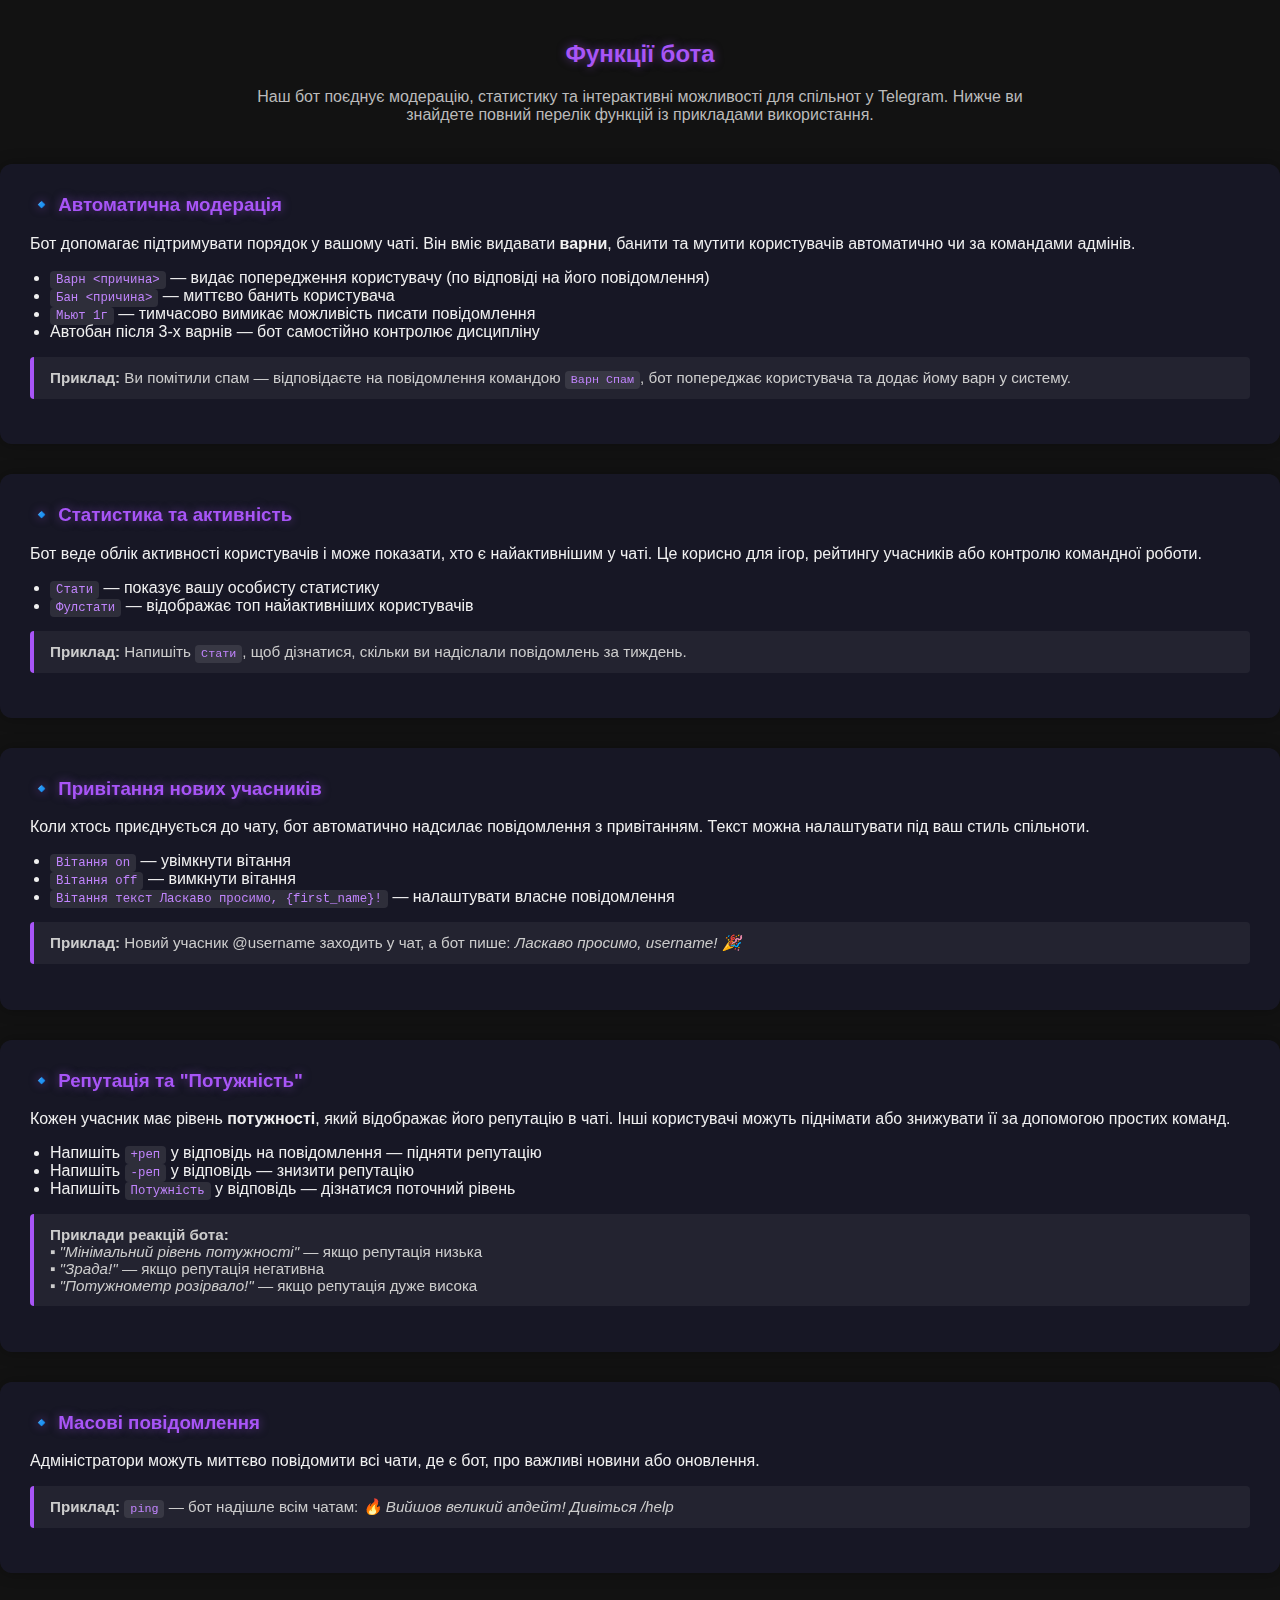
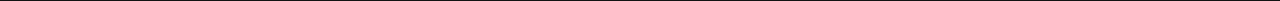
<file: func.html>
<!DOCTYPE html>
<html lang="en">
<head>
    <meta charset="UTF-8">
    <meta name="viewport" content="width=device-width, initial-scale=1.0">
    <title>Document</title>
    <link rel="stylesheet" href="style.css">
</head>
<body>
    <section class="section features" id="features">
    <h2 class="botfunc_func">Функції бота</h2>
    <p class="intro">
        Наш бот поєднує модерацію, статистику та інтерактивні можливості для спільнот у Telegram.  
        Нижче ви знайдете повний перелік функцій із прикладами використання.
    </p>

    <div class="feature">
        <h3>🔹 Автоматична модерація</h3>
        <p>
            Бот допомагає підтримувати порядок у вашому чаті.  
            Він вміє видавати <strong>варни</strong>, банити та мутити користувачів автоматично чи за командами адмінів.
        </p>
        <ul>
            <li><code>Варн <причина></code> — видає попередження користувачу (по відповіді на його повідомлення)</li>
            <li><code>Бан <причина></code> — миттєво банить користувача</li>
            <li><code>Мьют 1г</code> — тимчасово вимикає можливість писати повідомлення</li>
            <li>Автобан після 3-х варнів — бот самостійно контролює дисципліну</li>
        </ul>
        <p class="example">
            <strong>Приклад:</strong>  
            Ви помітили спам — відповідаєте на повідомлення командою  
            <code>Варн Спам</code>, бот попереджає користувача та додає йому варн у систему.
        </p>
    </div>

    <div class="feature">
        <h3>🔹 Статистика та активність</h3>
        <p>
            Бот веде облік активності користувачів і може показати, хто є найактивнішим у чаті.  
            Це корисно для ігор, рейтингу учасників або контролю командної роботи.
        </p>
        <ul>
            <li><code>Стати</code> — показує вашу особисту статистику</li>
            <li><code>Фулстати</code> — відображає топ найактивніших користувачів</li>
        </ul>
        <p class="example">
            <strong>Приклад:</strong>  
            Напишіть <code>Стати</code>, щоб дізнатися, скільки ви надіслали повідомлень за тиждень.
        </p>
    </div>

    <div class="feature">
        <h3>🔹 Привітання нових учасників</h3>
        <p>
            Коли хтось приєднується до чату, бот автоматично надсилає повідомлення з привітанням.  
            Текст можна налаштувати під ваш стиль спільноти.
        </p>
        <ul>
            <li><code>Вітання on</code> — увімкнути вітання</li>
            <li><code>Вітання off</code> — вимкнути вітання</li>
            <li><code>Вітання текст Ласкаво просимо, {first_name}!</code> — налаштувати власне повідомлення</li>
        </ul>
        <p class="example">
            <strong>Приклад:</strong>  
            Новий учасник @username заходить у чат, а бот пише:  
            <em>Ласкаво просимо, username! 🎉</em>
        </p>
    </div>

    <div class="feature">
        <h3>🔹 Репутація та "Потужність"</h3>
        <p>
            Кожен учасник має рівень <strong>потужності</strong>, який відображає його репутацію в чаті.  
            Інші користувачі можуть піднімати або знижувати її за допомогою простих команд.
        </p>
        <ul>
            <li>Напишіть <code>+реп</code> у відповідь на повідомлення — підняти репутацію</li>
            <li>Напишіть <code>-реп</code> у відповідь — знизити репутацію</li>
            <li>Напишіть <code>Потужність</code> у відповідь — дізнатися поточний рівень</li>
        </ul>
        <p class="example">
            <strong>Приклади реакцій бота:</strong><br>
            ▪ <em>"Мінімальний рівень потужності"</em> — якщо репутація низька<br>
            ▪ <em>"Зрада!"</em> — якщо репутація негативна<br>
            ▪ <em>"Потужнометр розірвало!"</em> — якщо репутація дуже висока
        </p>
    </div>

    <div class="feature">
        <h3>🔹 Масові повідомлення</h3>
        <p>
            Адміністратори можуть миттєво повідомити всі чати, де є бот, про важливі новини або оновлення.
        </p>
        <p class="example">
            <strong>Приклад:</strong>  
            <code>ping</code> — бот надішле всім чатам:  
            <em>🔥 Вийшов великий апдейт! Дивіться /help</em>
        </p>
    </div>
</section>

</body>
</html>
</file>
<file: style.css>
body {
    margin: 0;
    font-family: "Segoe UI", Arial, sans-serif;
    background: #121212;
    color: #f0f0f0;
    overflow-x: hidden;
}

/* Sidebar */
.sidebar {
    width: 240px;
    background: rgba(26, 26, 46, 0.95);
    backdrop-filter: blur(10px);
    color: white;
    height: 100vh;
    position: fixed;
    top: 0;
    left: -240px;
    padding: 20px;
    display: flex;
    flex-direction: column;
    transition: 0.3s ease;
    z-index: 1500;
    box-shadow: 4px 0 20px rgba(0,0,0,0.4);
}

.sidebar.active {
    left: 0;
}

.sidebar h2 {
    margin-bottom: 20px;
    color: #a855f7;
    text-shadow: 0 0 10px rgba(168,85,247,0.6);
}

.sidebar nav a {
    display: block;
    color: #ccc;
    text-decoration: none;
    margin: 10px 0;
    padding: 8px 12px;
    border-radius: 6px;
    transition: 0.3s;
}

.sidebar nav a:hover {
    background: rgba(138,43,226,0.15);
    color: #a855f7;
}

/* Overlay */
.overlay {
    position: fixed;
    top: 0;
    left: 0;
    width: 100%;
    height: 100%;
    background: rgba(0,0,0,0.6);
    opacity: 0;
    pointer-events: none;
    transition: 0.3s;
    z-index: 1400;
}

.overlay.active {
    opacity: 1;
    pointer-events: all;
}

/* Hamburger */
.hamburger {
    position: fixed;
    top: 20px;
    left: 20px;
    font-size: 32px;
    cursor: pointer;
    z-index: 2000;
    color: white;
    background: #a855f7;
    padding: 8px 12px;
    border-radius: 8px;
    box-shadow: 0 0 20px rgba(168,85,247,0.6);
    transition: 0.3s;
}

.hamburger.active {
    left: 260px;
}

/* Контент */
.content {
    padding: 80px 20px 60px;
    max-width: 1000px;
    margin: auto;
}

/* Hero */
.hero {
    background: linear-gradient(135deg, #6d28d9, #a855f7);
    color: white;
    padding: 100px 40px;
    text-align: center;
    border-radius: 16px;
    box-shadow: 0 0 25px rgba(168,85,247,0.4);
    margin-bottom: 80px;
    animation: fadeIn 1s ease;
}

.btn {
    display: inline-block;
    margin-top: 20px;
    padding: 12px 30px;
    background: #a855f7;
    color: white;
    font-weight: bold;
    border-radius: 30px;
    text-decoration: none;
    box-shadow: 0 0 15px rgba(168,85,247,0.5);
    transition: 0.3s;
}

.btn:hover {
    background: #c084fc;
    box-shadow: 0 0 25px rgba(168,85,247,0.8);
}

/* Cards */
.grid {
    display: grid;
    grid-template-columns: repeat(auto-fit, minmax(220px, 1fr));
    gap: 20px;
}

.card {
    background: rgba(26, 26, 46, 0.7);
    backdrop-filter: blur(12px);
    padding: 20px;
    border-radius: 12px;
    color: #f0f0f0;
    box-shadow: 0 0 20px rgba(0,0,0,0.4);
    transition: 0.3s;
}

.card:hover {
    transform: translateY(-5px);
    box-shadow: 0 0 25px rgba(168,85,247,0.5);
}

/* Features */
.features .intro {
    max-width: 800px;
    margin: 0 auto 40px;
    text-align: center;
    color: #bbb;
}

.feature {
    background: rgba(26, 26, 46, 0.7);
    backdrop-filter: blur(10px);
    border-radius: 12px;
    padding: 30px;
    margin-bottom: 30px;
    box-shadow: 0 0 15px rgba(0,0,0,0.3);
    transition: 0.3s;
}

.feature:hover {
    transform: translateY(-5px);
    box-shadow: 0 0 25px rgba(168,85,247,0.4);
}

.feature h3 {
    margin-top: 0;
    color: #a855f7;
    text-shadow: 0 0 10px rgba(168,85,247,0.5);
}

.feature ul {
    padding-left: 20px;
}

.feature code {
    background: rgba(255,255,255,0.1);
    padding: 2px 6px;
    border-radius: 4px;
    font-size: 0.95em;
    color: #c084fc;
}

.feature .example {
    margin-top: 15px;
    background: rgba(255,255,255,0.05);
    padding: 12px 16px;
    border-left: 4px solid #a855f7;
    font-size: 0.95em;
    color: #ccc;
    border-radius: 4px;
}

/* Screenshots */
.screenshots .images {
    display: flex;
    gap: 20px;
    flex-wrap: wrap;
}

.screenshots img {
    max-width: 45%;
    border-radius: 12px;
    box-shadow: 0 0 20px rgba(0,0,0,0.6);
    transition: 0.3s;
}

.screenshots img:hover {
    transform: scale(1.05);
    box-shadow: 0 0 30px rgba(168,85,247,0.5);
}

/* Анімації */
@keyframes fadeIn {
    from { opacity: 0; transform: translateY(20px); }
    to { opacity: 1; transform: translateY(0); }
}

.more {
    text-align: center;
    margin-top: 40px;
    font-size: 24px;
}

.botfunc_func {
    text-align: center;
    margin-top: 40px;
    font-size: 24px;
    color: #a855f7;
    text-shadow: 0 0 10px rgba(168,85,247,0.5);
}
</file>
